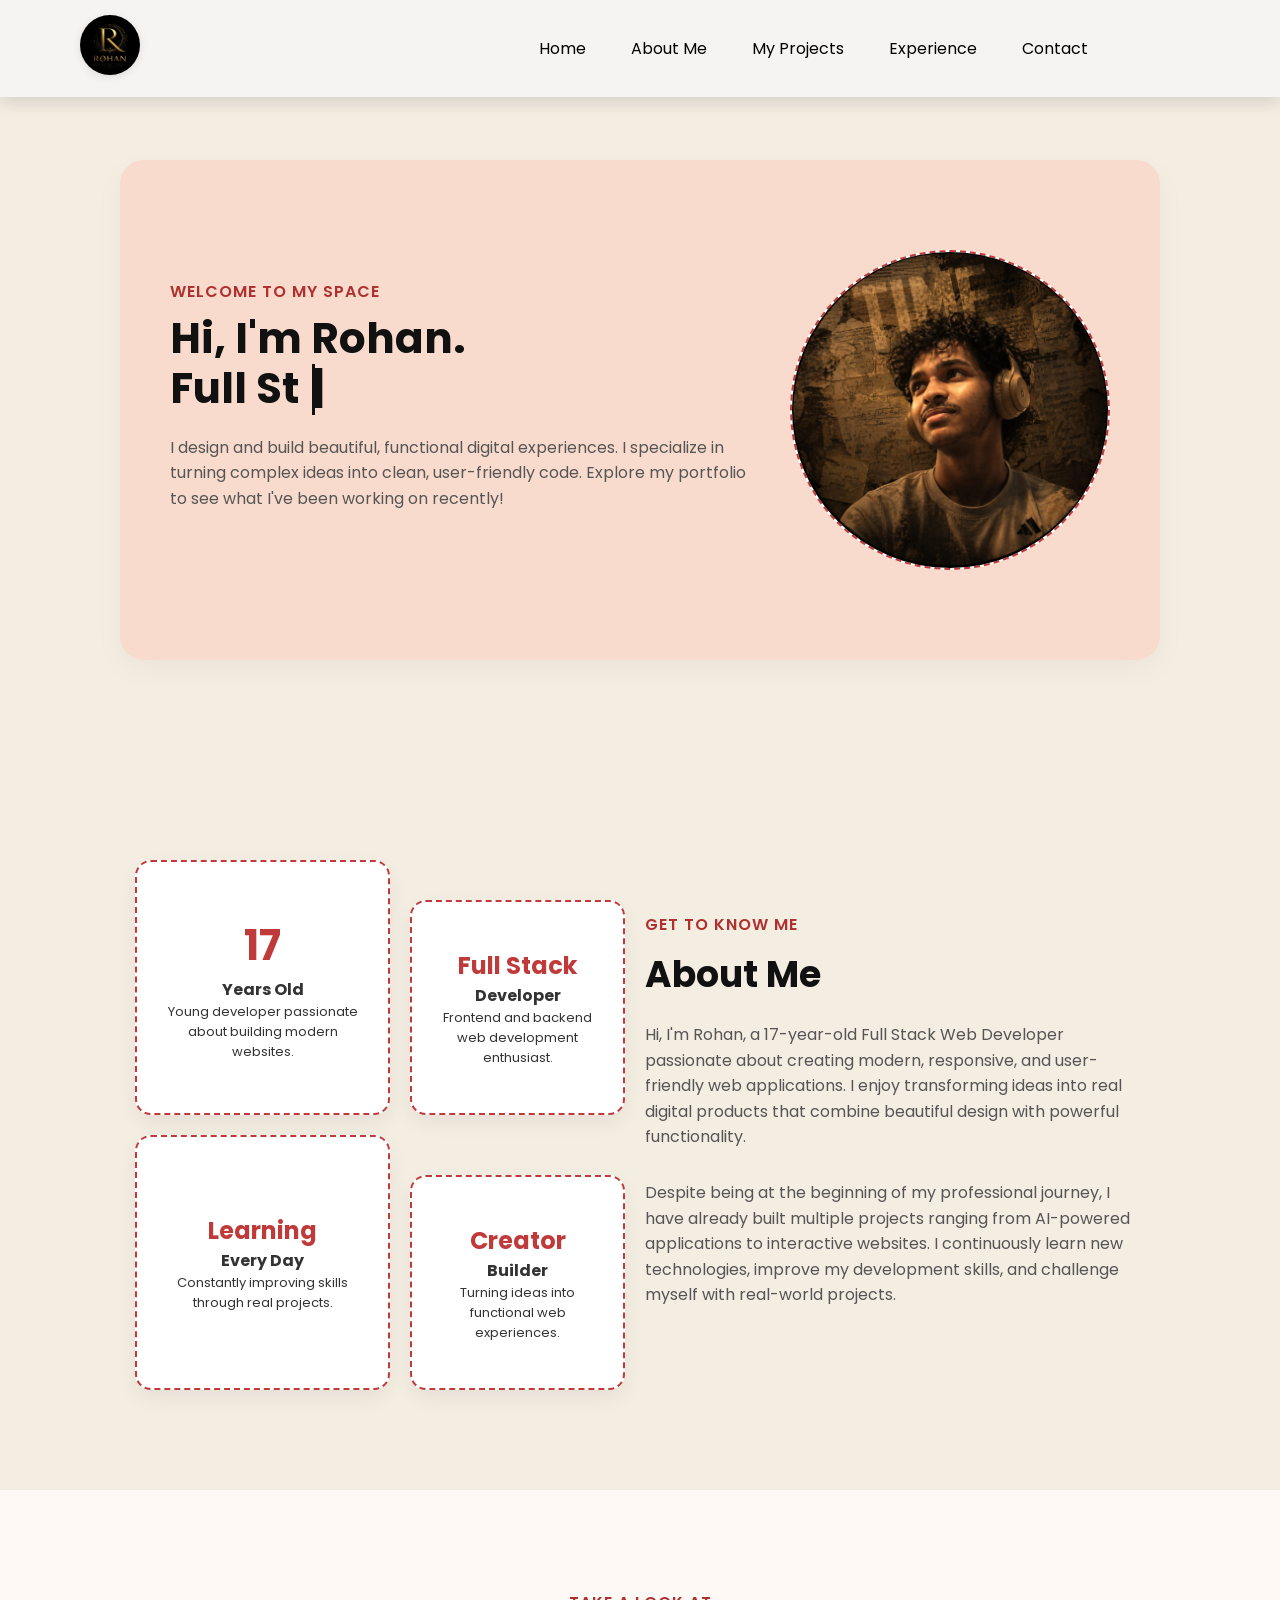
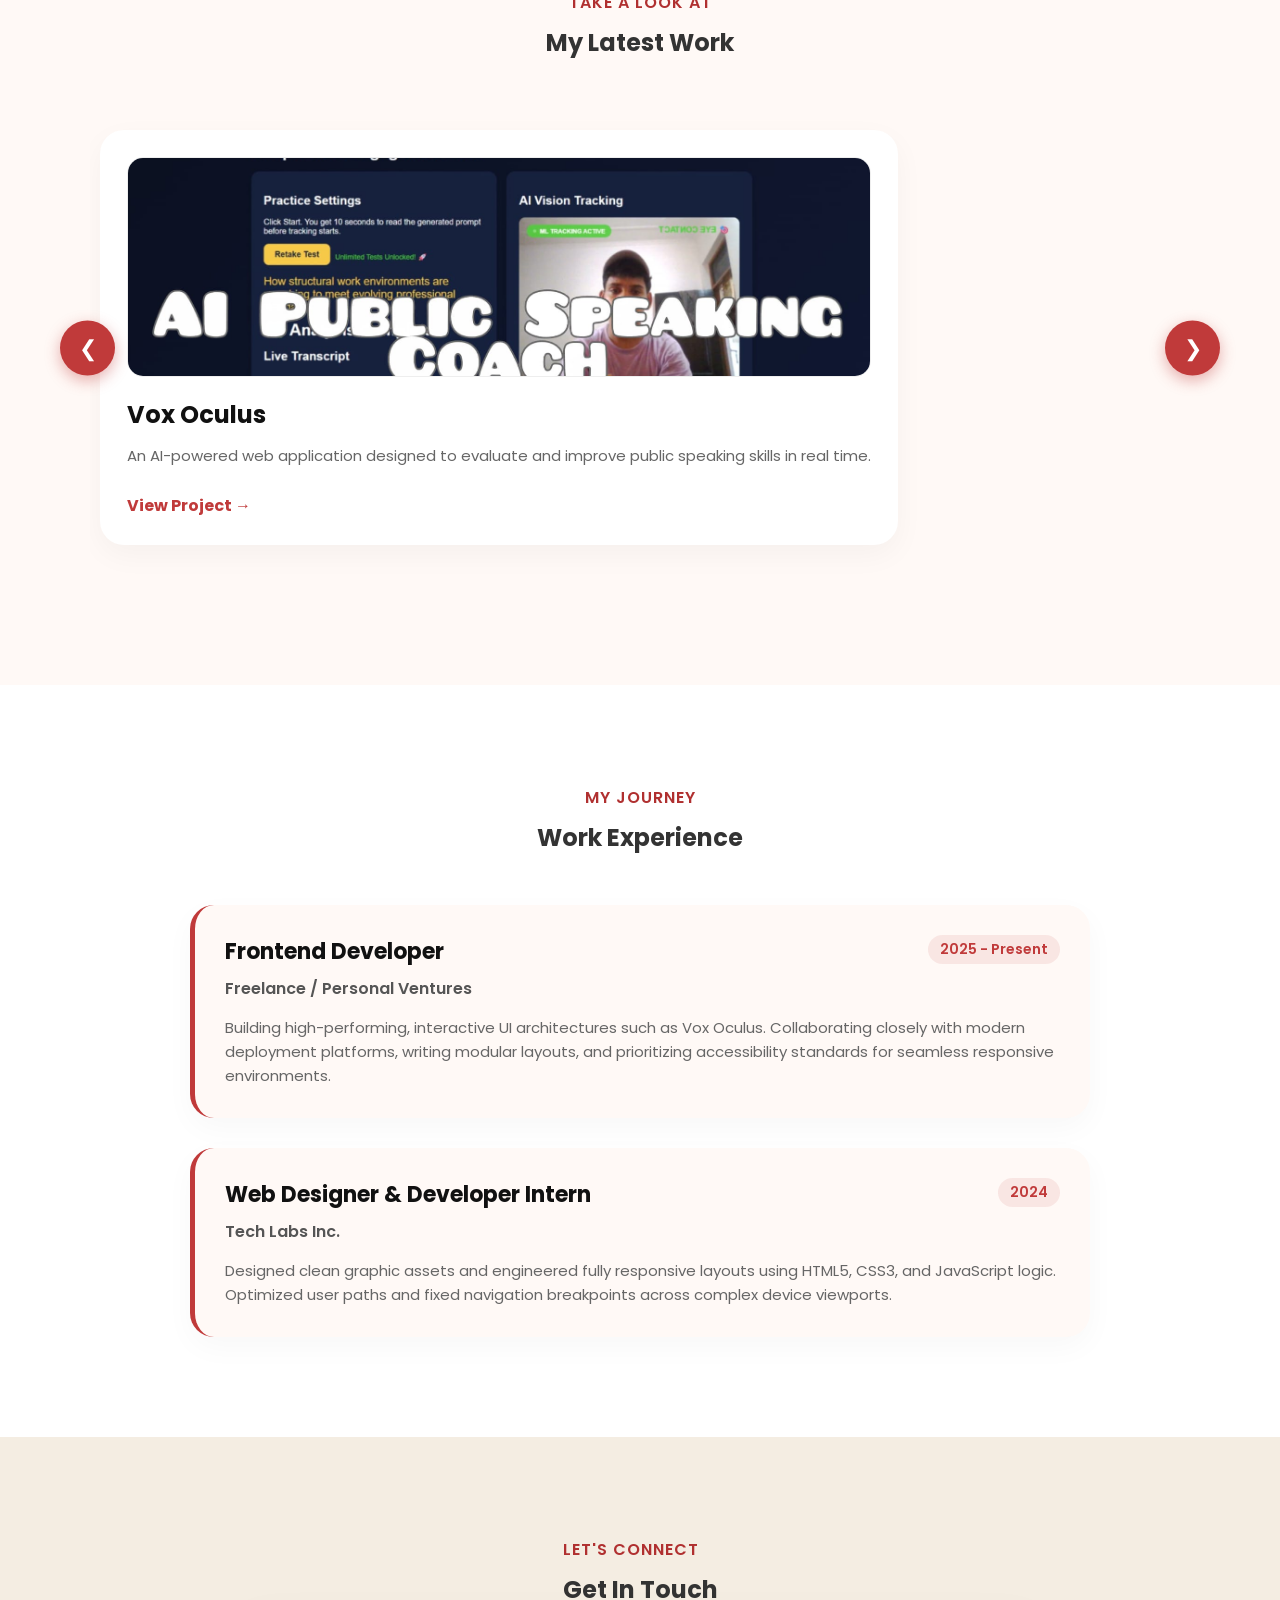
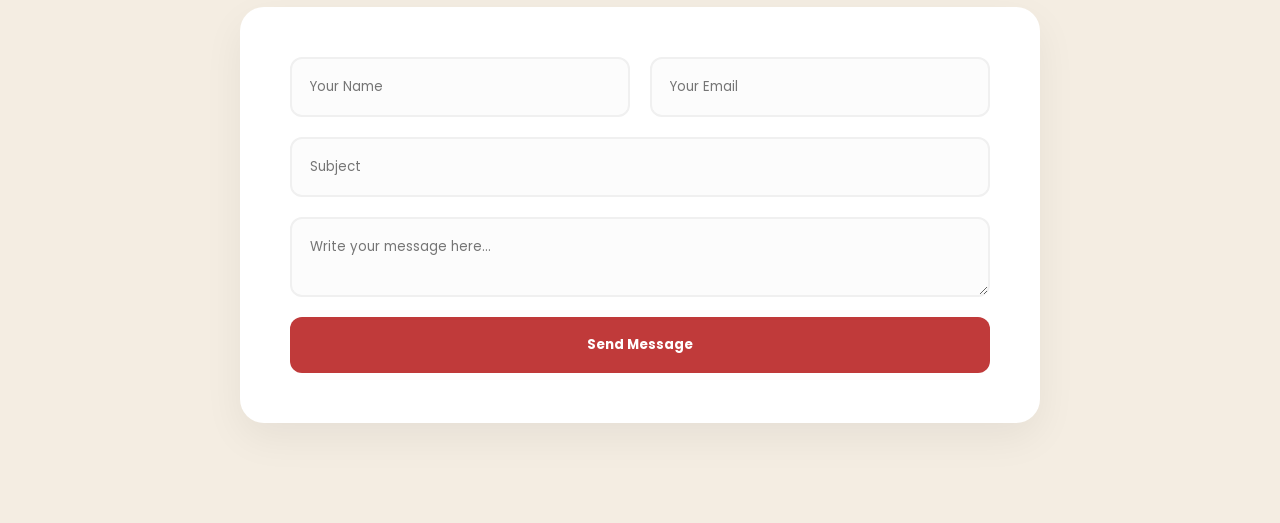
<file: index.html>
<!DOCTYPE html>
<html lang="en">
<head>
    <meta charset="UTF-8">
    <meta name="viewport" content="width=device-width, initial-scale=1.0">
    <title>Rohan - Portfolio</title>
    <link rel="preconnect" href="https://fonts.googleapis.com">
    <link rel="preconnect" href="https://fonts.gstatic.com" crossorigin>
    <link href="https://fonts.googleapis.com/css2?family=Poppins:wght@400;600;700&display=swap" rel="stylesheet">
    <style>
        html {
            scroll-behavior: smooth; 
        }

        * {
            margin: 0;
            padding: 0;
            box-sizing: border-box;
            font-family: 'Poppins', sans-serif;
        }

        body {
            background-color: #f1e8dbc7;
            color: #333;
            padding-top: 100px; 
            overflow-x: hidden;
        }

        /* --- FIXED NAVIGATION BAR --- */
        nav {
            display: flex;
            justify-content: space-between;
            align-items: center;
            padding: 15px 80px; 
            background-color: rgba(245, 245, 245, 0.85);
            backdrop-filter: blur(12px); 
            box-shadow: 0 6px 15px rgba(0,0,0,0.12); 
            position: fixed; 
            width: 100%;
            top: 0;
            left: 0;
            z-index: 2000;
        }

        .nav-logo {
            width: 60px; 
            height: 60px;
            border-radius: 50%; 
            object-fit: cover; 
            box-shadow: 0 2px 8px rgba(0,0,0,0.1); 
            transition: transform 0.4s cubic-bezier(0.175, 0.885, 0.32, 1.275);
        }

        .nav-logo:hover {
            transform: scale(1.15) rotate(5deg); 
        }

        nav .right { margin-right: 10%; }
        nav ul { display: flex; list-style: none; gap: 45px; }
        nav ul li a {
            text-decoration: none;
            color: #000000; 
            font-weight: 400;
            position: relative;
            padding-bottom: 5px; 
            transition: color 0.3s ease; 
        }

        nav ul li a::after {
            content: '';
            position: absolute;
            left: 0;
            bottom: 0;
            width: 100%;
            height: 3px;               
            background-color: #c03a3a; 
            transform: scaleX(0);      
            transform-origin: center;  
            transition: transform 0.3s ease-in-out; 
        }

        nav ul li a:hover::after { transform: scaleX(1); }
        nav ul li a:hover { color: #c03a3a; }

        /* Hamburger Menu Icon */
        .hamburger {
            display: none;
            flex-direction: column;
            cursor: pointer;
            gap: 6px;
            z-index: 2100;
        }

        .hamburger span {
            width: 30px;
            height: 3px;
            background-color: #111;
            border-radius: 3px;
            transition: all 0.3s ease;
        }

        /* Hamburger Animation */
        .hamburger.active span:nth-child(1) {
            transform: translateY(9px) rotate(45deg);
        }
        .hamburger.active span:nth-child(2) {
            opacity: 0;
        }
        .hamburger.active span:nth-child(3) {
            transform: translateY(-9px) rotate(-45deg);
        }

        /* --- HERO SECTION --- */
        .hero-section {
            padding: 60px 80px 80px 80px; 
            display: flex;
            justify-content: center;
            margin: 0 40px; 
        }

        .hero-container {
            background-color: #f8dbcc; 
            width: 100%;
            max-width: 1100px;
            min-height: 500px; 
            display: flex;
            align-items: center; 
            justify-content: space-between;
            padding: 60px 50px; 
            border-radius: 24px; 
            box-shadow: 0 10px 30px rgba(0, 0, 0, 0.04); 
            gap: 40px;
        }

        .hero-text { flex: 1; min-height: 200px; }
        .subheading {
            color: #b03030; 
            font-weight: 600;
            font-size: 16px;
            text-transform: uppercase;
            letter-spacing: 1px;
            margin-bottom: 10px;
        }

        .hero-text h2 {
            font-size: 42px;
            font-weight: 700;
            line-height: 1.2;
            color: #111;
            margin-bottom: 20px;
        }

        .cursor { display: inline-block; width: 3px; background-color: #111; margin-left: 4px; animation: blink 0.8s infinite; }
        @keyframes blink { 0%, 100% { opacity: 1; } 50% { opacity: 0; } }

        p.description { font-size: 16px; color: #555; line-height: 1.6; margin-bottom: 30px; }

        .hero-btn {
            display: inline-block;
            background-color: #c03a3a;
            color: #fff;
            text-decoration: none;
            padding: 14px 35px;
            border-radius: 10px;
            font-weight: 600;
            transition: all 0.3s ease;
            box-shadow: 0 4px 15px rgba(192, 58, 58, 0.2);
        }

        .hero-btn:hover { background-color: #a02e2e; transform: translateY(-3px); box-shadow: 0 8px 20px rgba(192, 58, 58, 0.3); }

        .hero-image-area { flex: 1; display: flex; justify-content: center; align-items: center; }
        .hero-image-placeholder {
            width: 320px !important;
            height: 320px !important;
            background-color: #ffffff; 
            border: 2px dashed #c03a3a; 
            border-radius: 50% !important; 
            object-fit: cover !important;
            transition: all 0.4s cubic-bezier(0.175, 0.885, 0.32, 1.275);
            cursor: pointer; 
        }

        .hero-image-placeholder:hover { transform: scale(1.05) rotate(-2deg); box-shadow: 0 15px 35px rgba(192, 58, 58, 0.15); }

        /* --- ABOUT SECTION --- */
        .about-section { padding: 80px 80px 60px 80px; display: flex; justify-content: center; margin: 0 40px; }
        .about-container { width: 100%; max-width: 1100px; display: flex; align-items: center; justify-content: space-between; gap: 60px; padding: 40px 15px; }
        .about-images-wrapper { flex: 1; max-width: 450px; }
        .about-image-grid { display: grid; grid-template-columns: repeat(2, 1fr); gap: 20px; }
        .img-slot {
            width: 100%;
            aspect-ratio: 1; 
            background-color: #ffffff;
            border: 2px dashed #c03a3a; 
            border-radius: 16px;
            box-shadow: 0 8px 20px rgba(0,0,0,0.06);
            animation: float 4s ease-in-out infinite;
        }

        .img-slot:nth-child(even) { margin-top: 40px; }
        @keyframes float { 0% { transform: translateY(0px); } 50% { transform: translateY(-15px); } 100% { transform: translateY(0px); } }

        .about-text { flex: 1.2; }
        .about-text h2 { font-size: 36px; font-weight: 700; color: #111; margin-bottom: 20px; }

        /* --- PROJECTS SECTION --- */
        .projects-section {
            background-color: #fff9f6;
            padding: 100px 80px;
            display: flex;
            flex-direction: column;
            align-items: center;
            width: 100%;
        }

        .projects-header { text-align: center; margin-bottom: 50px; width: 100%; max-width: 1100px; }

        .carousel-container { position: relative; width: 100%; max-width: 1100px; display: flex; align-items: center; }

        .scroll-arrow {
            position: absolute;
            top: 50%;
            transform: translateY(-50%);
            background-color: #c03a3a;
            color: #fff;
            border: none;
            border-radius: 50%;
            width: 55px;
            height: 55px;
            font-size: 22px;
            cursor: pointer;
            box-shadow: 0 5px 15px rgba(192, 58, 58, 0.4);
            display: flex;
            align-items: center;
            justify-content: center;
            transition: all 0.3s ease;
            z-index: 10;
        }

        .scroll-arrow:hover { background-color: #a02e2e; transform: translateY(-50%) scale(1.15); }
        .left-arrow { left: -30px; }
        .right-arrow { right: -30px; }

        .projects-wrapper {
            display: flex;
            gap: 40px;
            width: 100%;
            overflow-x: auto; 
            padding: 20px 10px 40px 10px; 
            scroll-snap-type: x mandatory; 
            scrollbar-width: none; 
        }

        .projects-wrapper::-webkit-scrollbar { display: none; }

        .project-card {
            min-width: 360px; 
            background-color: #fff;
            border-radius: 24px;
            padding: 25px;
            border: 2px solid transparent;
            box-shadow: 0 10px 30px rgba(0,0,0,0.04);
            scroll-snap-align: start; 
            transition: all 0.4s cubic-bezier(0.165, 0.84, 0.44, 1);
        }

        .project-card:hover {
            transform: translateY(-15px) scale(1.02);
            border-color: #c03a3a;
            box-shadow: 0 20px 40px rgba(192, 58, 58, 0.12); 
        }

        .project-img {
            width: 100%;
            height: 220px;
            background-color: #fcfcfc;
            border: 1px solid #eee;
            border-radius: 16px;
            margin-bottom: 20px;
            overflow: hidden;
            position: relative;
        }

        /* New styles to handle project images smoothly */
        .project-img img {
            width: 100%;
            height: 100%;
            object-fit: cover;
            display: block;
            transition: transform 0.5s ease;
        }

        .project-card:hover .project-img img {
            transform: scale(1.08);
        }

        .project-info h3 { font-size: 24px; color: #111; margin-bottom: 12px; }
        .project-info p { font-size: 15px; color: #666; margin-bottom: 25px; line-height: 1.6; }

        .project-link {
            color: #c03a3a;
            font-weight: 700;
            text-decoration: none;
            display: inline-flex;
            align-items: center;
            gap: 8px;
        }

        /* --- EXPERIENCE SECTION --- */
        .experience-section {
            background-color: #fff;
            padding: 100px 80px;
            display: flex;
            flex-direction: column;
            align-items: center;
            width: 100%;
        }

        .experience-header { text-align: center; margin-bottom: 50px; width: 100%; max-width: 1100px; }
        
        .experience-container {
            width: 100%;
            max-width: 900px;
            display: flex;
            flex-direction: column;
            gap: 30px;
        }

        .experience-card {
            background-color: #fff9f6;
            padding: 30px;
            border-radius: 24px;
            box-shadow: 0 10px 30px rgba(0,0,0,0.03);
            border-left: 5px solid #c03a3a;
            transition: all 0.3s ease;
        }

        .experience-card:hover {
            transform: translateY(-5px);
            box-shadow: 0 15px 35px rgba(192, 58, 58, 0.08);
        }

        .exp-title-row {
            display: flex;
            justify-content: space-between;
            align-items: flex-start;
            margin-bottom: 8px;
        }

        .exp-title-row h3 { font-size: 22px; color: #111; font-weight: 700; }
        .exp-date { color: #c03a3a; font-weight: 600; font-size: 14px; background: rgba(192, 58, 58, 0.1); padding: 4px 12px; border-radius: 20px; }
        .exp-company { font-weight: 600; color: #555; margin-bottom: 15px; font-size: 16px; }
        .experience-card p { font-size: 15px; color: #666; line-height: 1.6; }

        /* --- CONTACT SECTION --- */
        .contact-section { padding: 100px 80px; display: flex; flex-direction: column; align-items: center; }
        .contact-container {
            width: 100%;
            max-width: 800px;
            background-color: #fff;
            padding: 50px;
            border-radius: 24px;
            box-shadow: 0 15px 40px rgba(0, 0, 0, 0.06);
        }

        .contact-form { display: flex; flex-direction: column; gap: 20px; }
        .input-row { display: flex; gap: 20px; }
        .input-row input { flex: 1; }
        .contact-form input, .contact-form textarea {
            width: 100%; padding: 18px; border: 2px solid #f0f0f0; border-radius: 12px; background-color: #fcfcfc; transition: all 0.3s ease; outline: none;
        }
        .contact-form input:focus, .contact-form textarea:focus { border-color: #c03a3a; background-color: #fff; box-shadow: 0 0 0 4px rgba(192, 58, 58, 0.08); }
        .submit-btn {
            background-color: #c03a3a; color: #fff; border: none; padding: 18px; border-radius: 12px; font-weight: 700; cursor: pointer; transition: all 0.3s ease;
        }
        .submit-btn:hover { background-color: #a02e2e; transform: scale(1.02); }

        /* --- SCROLL REVEALS --- */
        .fade-in-up { opacity: 0; transform: translateY(40px); transition: all 0.8s ease-out; }
        .fade-in-left { opacity: 0; transform: translateX(-50px); transition: all 1.2s ease-out; }
        .fade-in-right { opacity: 0; transform: translateX(50px); transition: all 1.2s ease-out; }
        .pop-in { opacity: 0; transform: scale(0.9); transition: all 0.6s cubic-bezier(0.175, 0.885, 0.32, 1.275); }
        .visible { opacity: 1; transform: translate(0) scale(1); }

        /* ========================================= */
        /* --- MEDIA QUERIES FOR RESPONSIVENESS ---  */
        /* ========================================= */

        @media (max-width: 992px) {
            nav { padding: 15px 40px; }
            .hero-section, .about-section, .projects-section, .experience-section, .contact-section {
                padding: 60px 40px;
                margin: 0;
            }
            .hero-container, .about-container {
                flex-direction: column;
                text-align: center;
                gap: 40px;
                padding: 40px 30px;
            }
            .hero-container { flex-direction: column-reverse; } 
            .hero-image-placeholder {
                width: 250px !important;
                height: 250px !important;
            }
            .about-images-wrapper { max-width: 100%; width: 80%; }
        }

        @media (max-width: 768px) {
            nav { padding: 15px 20px; }
            nav .right { margin-right: 0; }
            
            .hamburger { display: flex; }
            .right {
                position: fixed;
                top: 0;
                right: -100%; 
                width: 70%;
                height: 100vh;
                background-color: rgba(255, 255, 255, 0.98);
                display: flex;
                flex-direction: column;
                justify-content: center;
                align-items: center;
                transition: right 0.4s ease;
                box-shadow: -10px 0 20px rgba(0,0,0,0.1);
                z-index: 2000;
            }
            .right.active-menu { right: 0; } 
            
            nav ul { flex-direction: column; gap: 30px; }
            nav ul li a { font-size: 20px; }

            .hero-section, .about-section, .projects-section, .experience-section, .contact-section { padding: 40px 20px; }
            .hero-text h2 { font-size: 32px; }
            .about-text h2 { font-size: 28px; }

            .exp-title-row { flex-direction: column; gap: 8px; align-items: flex-start; }
            .input-row { flex-direction: column; gap: 20px; }
            .contact-container { padding: 30px 20px; }
            
            .scroll-arrow { display: none; } 
            .project-card { min-width: 280px; }
        }

        @media (max-width: 480px) {
            .hero-text h2 { font-size: 28px; }
            .hero-image-placeholder {
                width: 200px !important;
                height: 200px !important;
            }
            .about-image-grid { grid-template-columns: 1fr; } 
            .img-slot:nth-child(even) { margin-top: 0; } 
        }
    </style>
</head>

<body>
    <header>
        <nav>
            <div class="left">
                <a href="#"><img src="logo.jpeg" alt="#" class="nav-logo"></a>
            </div>
            <div class="hamburger" id="hamburger">
                <span></span>
                <span></span>
                <span></span>
            </div>
            <div class="right" id="navMenu">
                <ul>
                    <li><a href="#home">Home</a></li>
                    <li><a href="#about">About Me</a></li>
                    <li><a href="#projects">My Projects</a></li>
                    <li><a href="#experience">Experience</a></li>
                    <li><a href="#contact">Contact</a></li>
                </ul>
            </div>
        </nav>
    </header>

    <main>
        <section id="home" class="hero-section">
            <div class="hero-container fade-in-up">
                <div class="hero-text">
                    <p class="subheading">Welcome to my space</p>
                    <h2>
                        <span id="line1"></span><br>
                        <span id="line2"></span>
                        <span id="cursor" class="cursor">|</span>
                    </h2>
                    <p class="description">I design and build beautiful, functional digital experiences. I specialize in turning complex ideas into clean, user-friendly code. Explore my portfolio to see what I've been working on recently!</p>
                    
                </div>
                <img src="my.jpeg" alt="Hero Image" class="hero-image-placeholder">
            </div>
        </section>

        <section id="about" class="about-section">
            <div class="about-container">
                <div class="about-images-wrapper fade-in-right">
                    
<div class="about-image-grid">

<div class="img-slot" style="display:flex;flex-direction:column;justify-content:center;align-items:center;text-align:center;padding:20px;">
<h2 style="color:#c03a3a;font-size:42px;">17</h2>
<p style="font-weight:700;">Years Old</p>
<p style="font-size:13px;">Young developer passionate about building modern websites.</p>
</div>

<div class="img-slot" style="display:flex;flex-direction:column;justify-content:center;align-items:center;text-align:center;padding:20px;">
<h2 style="color:#c03a3a;font-size:24px;">Full Stack</h2>
<p style="font-weight:700;">Developer</p>
<p style="font-size:13px;">Frontend and backend web development enthusiast.</p>
</div>

<div class="img-slot" style="display:flex;flex-direction:column;justify-content:center;align-items:center;text-align:center;padding:20px;">
<h2 style="color:#c03a3a;font-size:24px;">Learning</h2>
<p style="font-weight:700;">Every Day</p>
<p style="font-size:13px;">Constantly improving skills through real projects.</p>
</div>

<div class="img-slot" style="display:flex;flex-direction:column;justify-content:center;align-items:center;text-align:center;padding:20px;">
<h2 style="color:#c03a3a;font-size:24px;">Creator</h2>
<p style="font-weight:700;">Builder</p>
<p style="font-size:13px;">Turning ideas into functional web experiences.</p>
</div>

</div>
</div>
<div class="about-text fade-in-left">
                    <p class="subheading">Get to know me</p>
                    <h2>About Me</h2>
                    <p class="description">Hi, I'm Rohan, a 17-year-old Full Stack Web Developer passionate about creating modern, responsive, and user-friendly web applications. I enjoy transforming ideas into real digital products that combine beautiful design with powerful functionality.</p>
                    <p class="description">Despite being at the beginning of my professional journey, I have already built multiple projects ranging from AI-powered applications to interactive websites. I continuously learn new technologies, improve my development skills, and challenge myself with real-world projects.</p>
                </div>
            </div>
        </section>

        <section id="projects" class="projects-section">
            <div class="projects-header fade-in-up">
                <p class="subheading">Take a look at</p>
                <h2>My Latest Work</h2>
            </div>

            <div class="carousel-container pop-in">
                <button class="scroll-arrow left-arrow" id="scrollLeftBtn">&#10094;</button>
                <div class="projects-wrapper" id="projectsSlider"><div class="project-card">
                        <div class="project-img">
                            <img src="voxoculus.jpg.jpeg" alt="Vox Oculus Preview">
                        </div>
                        <div class="project-info">
                            <h3>Vox Oculus</h3>
                            <p>An AI-powered web application designed to evaluate and improve public speaking skills in real time.</p>
                            <a href="https://voxoculus.vercel.app" target="_blank" class="project-link">View Project &rarr;</a>
                        </div>
                    </div>
                </div>
                <button class="scroll-arrow right-arrow" id="scrollRightBtn">&#10095;</button>
            </div>
        </section>

        <section id="experience" class="experience-section">
            <div class="experience-header fade-in-up">
                <p class="subheading">My Journey</p>
                <h2>Work Experience</h2>
            </div>
            
            <div class="experience-container fade-in-up">
                <div class="experience-card">
                    <div class="exp-title-row">
                        <h3>Frontend Developer</h3>
                        <span class="exp-date">2025 - Present</span>
                    </div>
                    <div class="exp-company">Freelance / Personal Ventures</div>
                    <p>Building high-performing, interactive UI architectures such as Vox Oculus. Collaborating closely with modern deployment platforms, writing modular layouts, and prioritizing accessibility standards for seamless responsive environments.</p>
                </div>

                <div class="experience-card">
                    <div class="exp-title-row">
                        <h3>Web Designer & Developer Intern</h3>
                        <span class="exp-date">2024</span>
                    </div>
                    <div class="exp-company">Tech Labs Inc.</div>
                    <p>Designed clean graphic assets and engineered fully responsive layouts using HTML5, CSS3, and JavaScript logic. Optimized user paths and fixed navigation breakpoints across complex device viewports.</p>
                </div>
            </div>
        </section>

        <section id="contact" class="contact-section">
            <div class="contact-header fade-in-up">
                <p class="subheading">Let's connect</p>
                <h2>Get In Touch</h2>
            </div>
            <div class="contact-container fade-in-up">
                <form action="https://formspree.io/f/mlgkrlqr" method="POST" class="contact-form">
                    <div class="input-row">
                        <input type="text" name="name" placeholder="Your Name" required>
                        <input type="email" name="email" placeholder="Your Email" required>
                    </div>
                    <input type="text" name="subject" placeholder="Subject" required>
                    <textarea name="message" placeholder="Write your message here..." required></textarea>
                    <button type="submit" class="submit-btn">Send Message</button>
                </form>
            </div>
        </section>
    </main>

    <script>
        // TYPEWRITER
        const textLine1 = "Hi, I'm Rohan.";
        const textLine2 = "Full Stack Web Developer";
        const speed = 75; 
        let i = 0, j = 0;

        function typeWriter() {
            if (i < textLine1.length) {
                document.getElementById("line1").innerHTML += textLine1.charAt(i); i++;
                setTimeout(typeWriter, speed);
            } else if (j === 0) {
                setTimeout(typeLine2, 300); 
            }
        }
        function typeLine2() {
            if (j < textLine2.length) {
                document.getElementById("line2").innerHTML += textLine2.charAt(j); j++;
                setTimeout(typeLine2, speed);
            } else {
                document.getElementById("cursor").style.display = "none";
            }
        }
        window.onload = typeWriter;

        // INTERSECTION OBSERVER
        const observer = new IntersectionObserver((entries) => {
            entries.forEach(entry => {
                if (entry.isIntersecting) {
                    entry.target.classList.add('visible');
                }
            });
        }, { threshold: 0.1 });

        document.querySelectorAll('.fade-in-left, .fade-in-right, .fade-in-up, .pop-in').forEach((el) => {
            observer.observe(el);
        });

        // CAROUSEL LOGIC
        const slider = document.getElementById('projectsSlider');
        const scrollAmount = 400; 

        document.getElementById('scrollLeftBtn').addEventListener('click', () => {
            slider.scrollBy({ left: -scrollAmount, behavior: 'smooth' });
        });

        document.getElementById('scrollRightBtn').addEventListener('click', () => {
            slider.scrollBy({ left: scrollAmount, behavior: 'smooth' });
        });

        // MOBILE HAMBURGER MENU LOGIC
        const hamburger = document.getElementById('hamburger');
        const navMenu = document.getElementById('navMenu');

        hamburger.addEventListener('click', () => {
            hamburger.classList.toggle('active');
            navMenu.classList.toggle('active-menu');
        });

        document.querySelectorAll('#navMenu ul li a').forEach(link => {
            link.addEventListener('click', () => {
                hamburger.classList.remove('active');
                navMenu.classList.remove('active-menu');
            });
        });
    </script>
</body>
</html>
</file>
